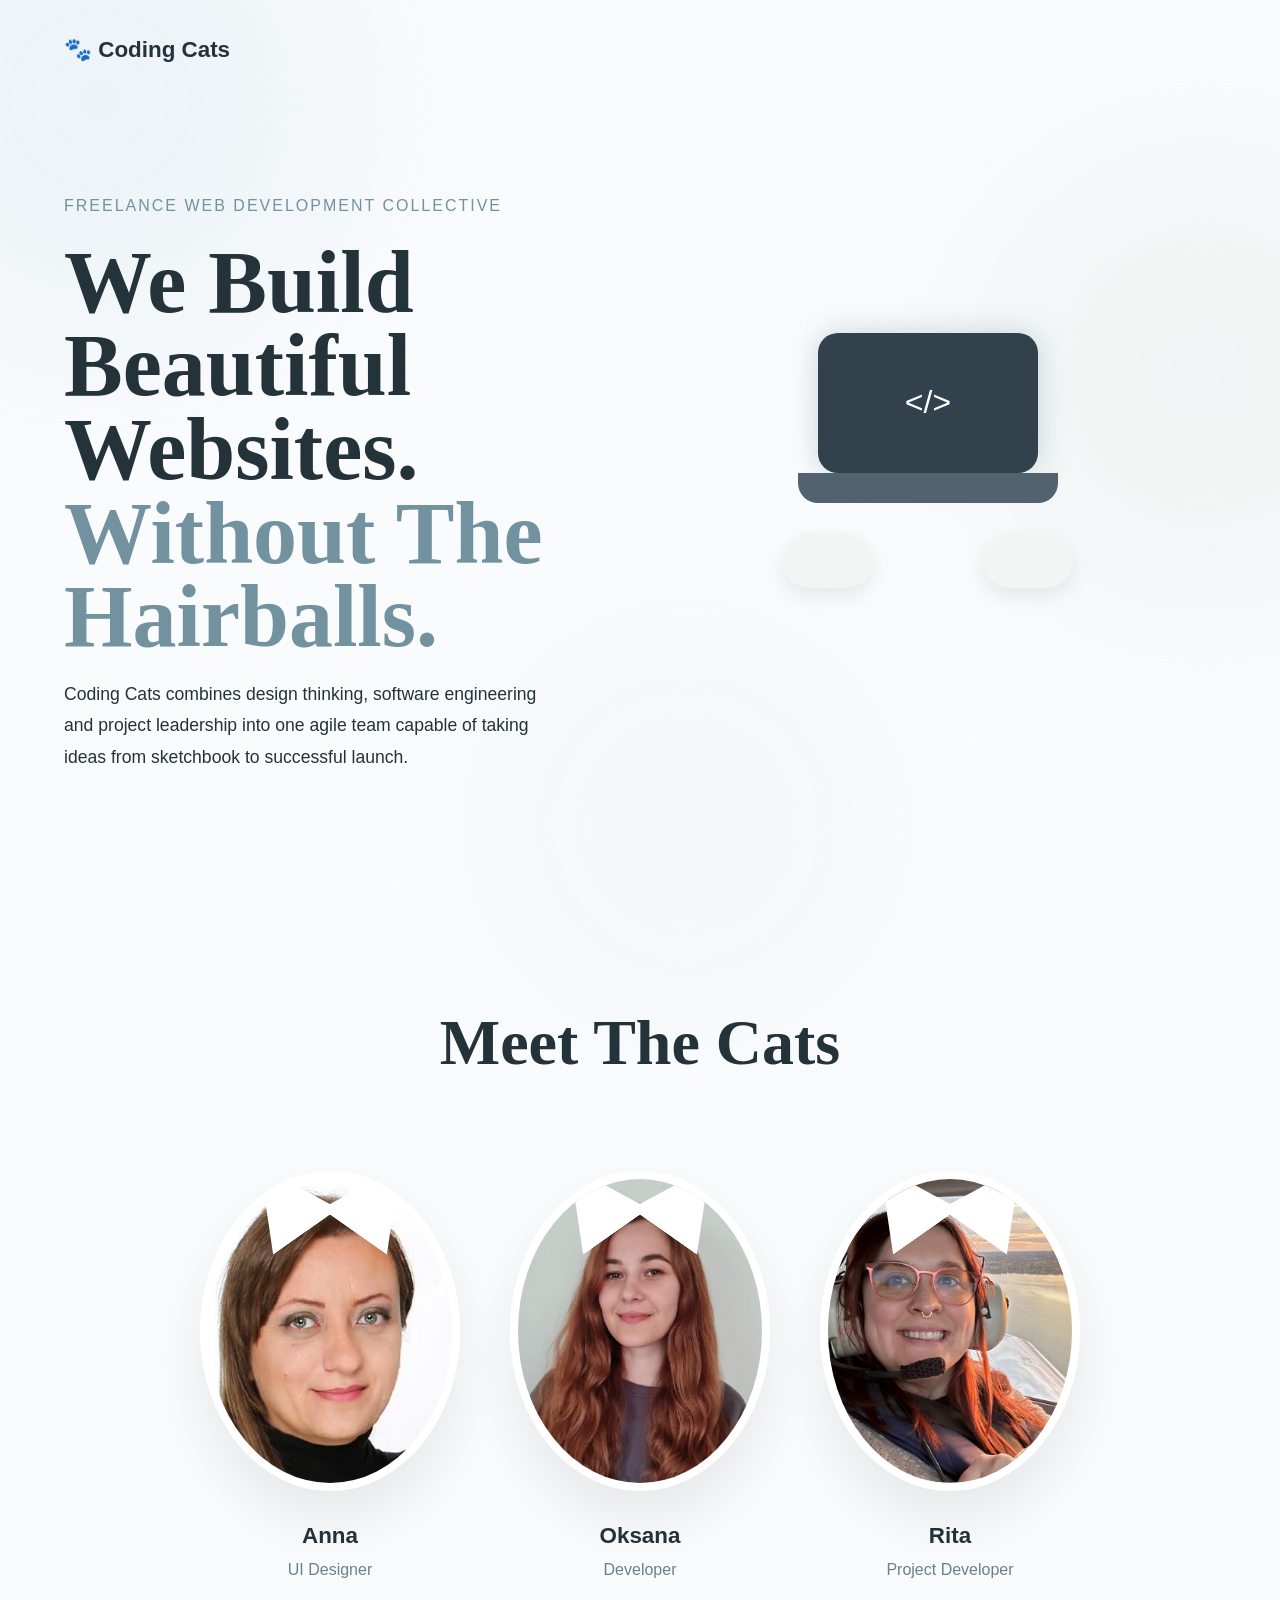
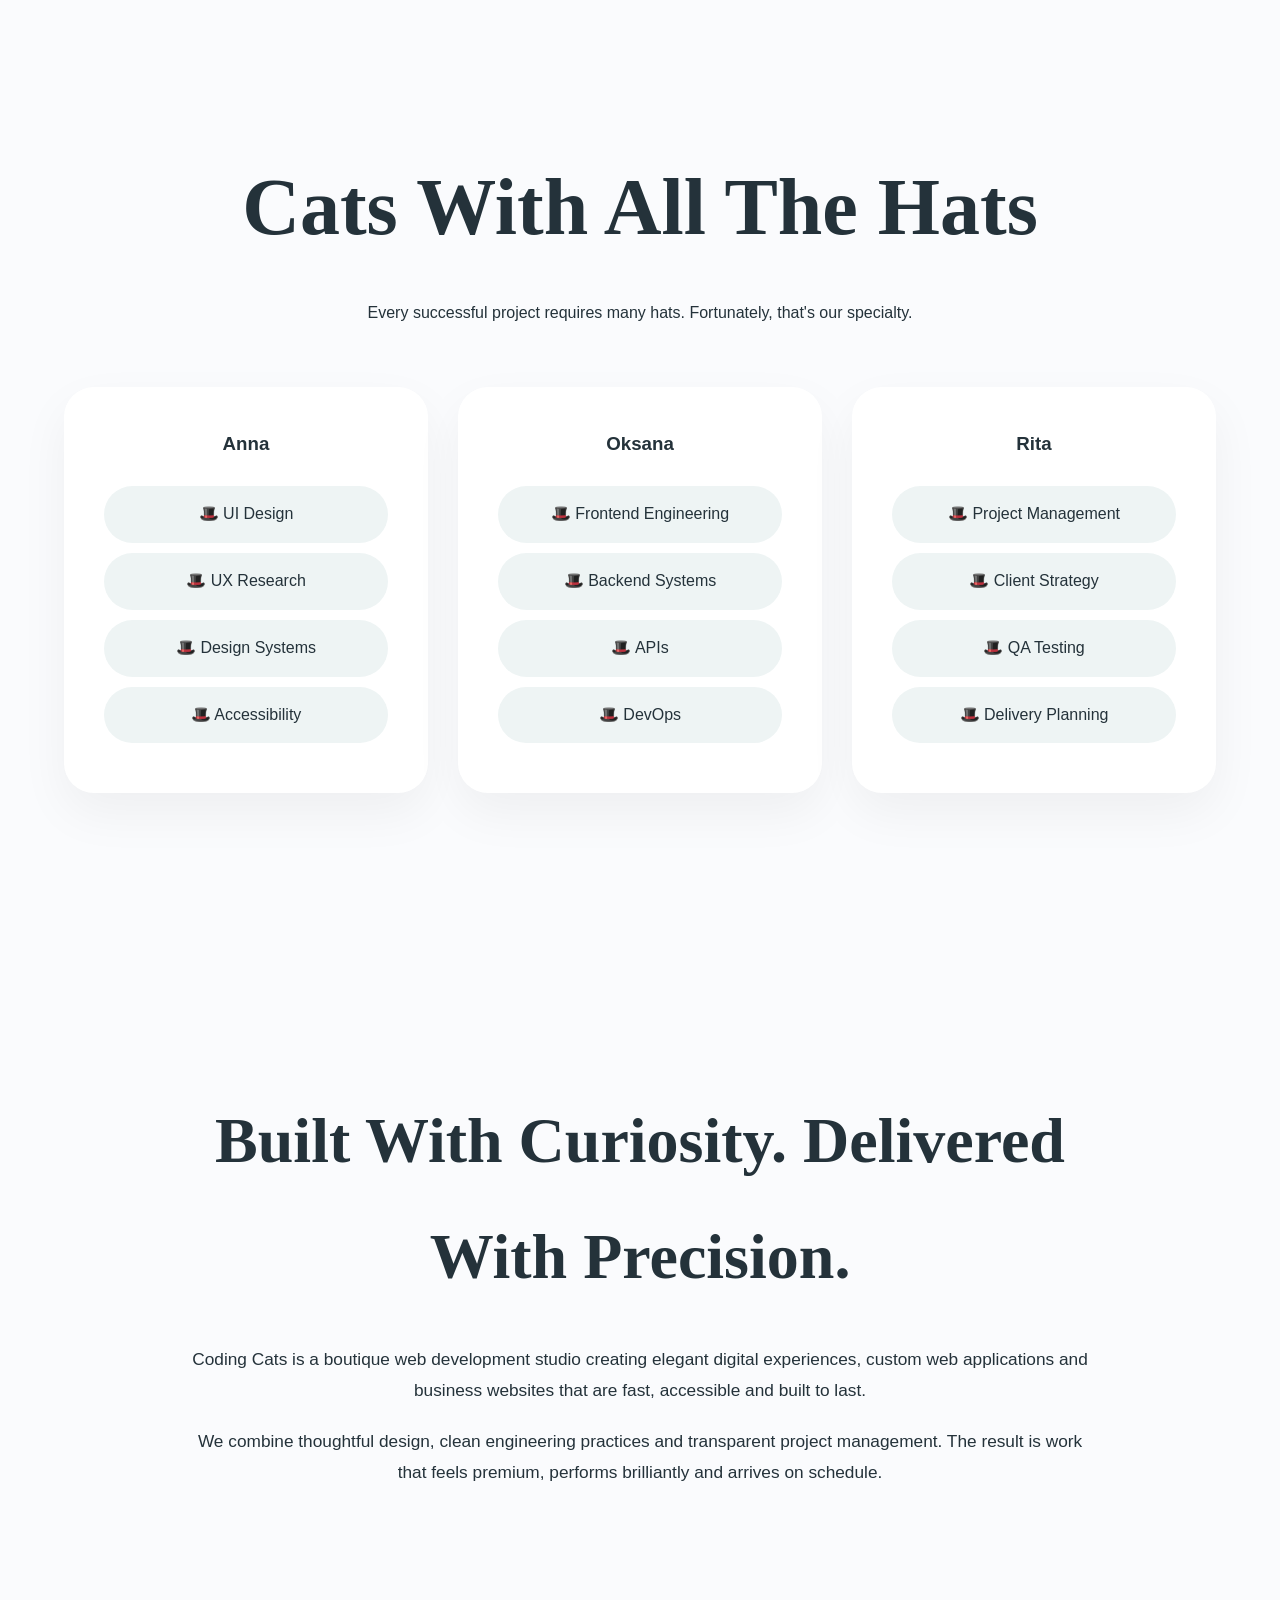
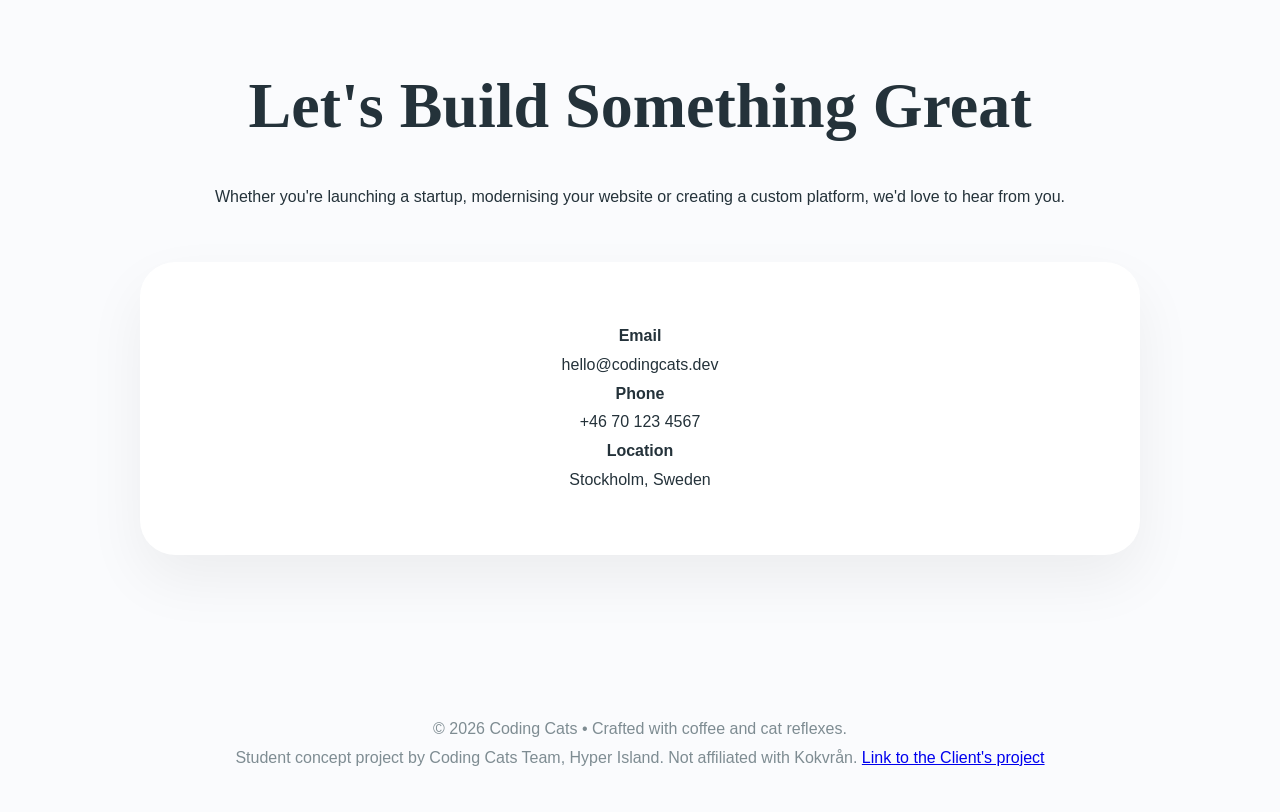
<file: coding-cats.html>
<!doctype html>
<html lang="en">
  <head>
    <meta charset="UTF-8" />
    <meta name="viewport" content="width=device-width, initial-scale=1.0" />
    <link rel="stylesheet" href="coding-cats.css" />

    <title>Coding Cats | Cats With All The Hats</title>
  </head>
  <body>
    <div class="watercolor blob1"></div>
    <div class="watercolor blob2"></div>
    <div class="watercolor blob3"></div>

    <header>
      <nav>
        <div class="logo">🐾 Coding Cats</div>

        <ul>
          <!-- <li>#teamTeam</a></li>
            <li><servicesServices</a></li>
            <li><contactContact</a></li> -->
        </ul>
      </nav>
    </header>

    <section class="hero">
      <div class="hero-copy">
        <p class="eyebrow">Freelance Web Development Collective</p>

        <h1>
          We Build Beautiful Websites.
          <span>Without The Hairballs.</span>
        </h1>

        <p class="hero-text">
          Coding Cats combines design thinking, software engineering and project
          leadership into one agile team capable of taking ideas from sketchbook
          to successful launch.
        </p>
      </div>

      <div class="typing-area">
        <div class="cat-computer">
          <div class="screen">&lt;/&gt;</div>

          <div class="keyboard"></div>

          <div class="paw paw-left"></div>
          <div class="paw paw-right"></div>
        </div>
      </div>
    </section>

    <section id="team" class="team-section">
      <h2>Meet The Cats</h2>

      <div class="team-grid">
        <article class="cat-card">
          <div class="cat-frame">
            <div class="ear ear-left"></div>
            <div class="ear ear-right"></div>

            <img src="images/anna-img.jpg" alt="anna profile image" />
          </div>

          <h3>Anna</h3>
          <p>UI Designer</p>
        </article>

        <article class="cat-card">
          <div class="cat-frame">
            <div class="ear ear-left"></div>
            <div class="ear ear-right"></div>

            <img src="images/oksana-img.jpg" alt="oksana profile image" />
          </div>

          <h3>Oksana</h3>
          <p>Developer</p>
        </article>

        <article class="cat-card">
          <div class="cat-frame">
            <div class="ear ear-left"></div>
            <div class="ear ear-right"></div>

            <img src="images/rita-img.jpg" alt="rita profile image" />
          </div>

          <h3>Rita</h3>
          <p>Project Developer</p>
        </article>
      </div>
    </section>

    <section id="services" class="hats-section">
      <h2>Cats With All The Hats</h2>

      <p class="subtitle">
        Every successful project requires many hats. Fortunately, that's our
        specialty.
      </p>

      <div class="hats-grid">
        <div class="hat-panel">
          <h3>Anna</h3>

          <span class="hat">🎩 UI Design</span>
          <span class="hat">🎩 UX Research</span>
          <span class="hat">🎩 Design Systems</span>
          <span class="hat">🎩 Accessibility</span>
        </div>

        <div class="hat-panel">
          <h3>Oksana</h3>

          <span class="hat">🎩 Frontend Engineering</span>
          <span class="hat">🎩 Backend Systems</span>
          <span class="hat">🎩 APIs</span>
          <span class="hat">🎩 DevOps</span>
        </div>

        <div class="hat-panel">
          <h3>Rita</h3>

          <span class="hat">🎩 Project Management</span>
          <span class="hat">🎩 Client Strategy</span>
          <span class="hat">🎩 QA Testing</span>
          <span class="hat">🎩 Delivery Planning</span>
        </div>
      </div>
    </section>

    <section class="about">
      <div class="container">
        <h2>Built With Curiosity. Delivered With Precision.</h2>

        <p>
          Coding Cats is a boutique web development studio creating elegant
          digital experiences, custom web applications and business websites
          that are fast, accessible and built to last.
        </p>

        <p>
          We combine thoughtful design, clean engineering practices and
          transparent project management. The result is work that feels premium,
          performs brilliantly and arrives on schedule.
        </p>
      </div>
    </section>

    <section id="contact" class="contact">
      <h2>Let's Build Something Great</h2>

      <p>
        Whether you're launching a startup, modernising your website or creating
        a custom platform, we'd love to hear from you.
      </p>

      <div class="contact-card">
        <p>
          <strong>Email</strong><br />
          hello@codingcats.dev
        </p>

        <p>
          <strong>Phone</strong><br />
          +46 70 123 4567
        </p>

        <p>
          <strong>Location</strong><br />
          Stockholm, Sweden
        </p>
      </div>
    </section>

    <footer>
      © 2026 Coding Cats • Crafted with coffee and cat reflexes.
      <p class="footer-note">
        Student concept project by Coding Cats Team, Hyper Island. Not
        affiliated with Kokvrån.
        <a href="index.html" class="team-link">Link to the Client's project</a>
      </p>
    </footer>
  </body>
</html>
</file>
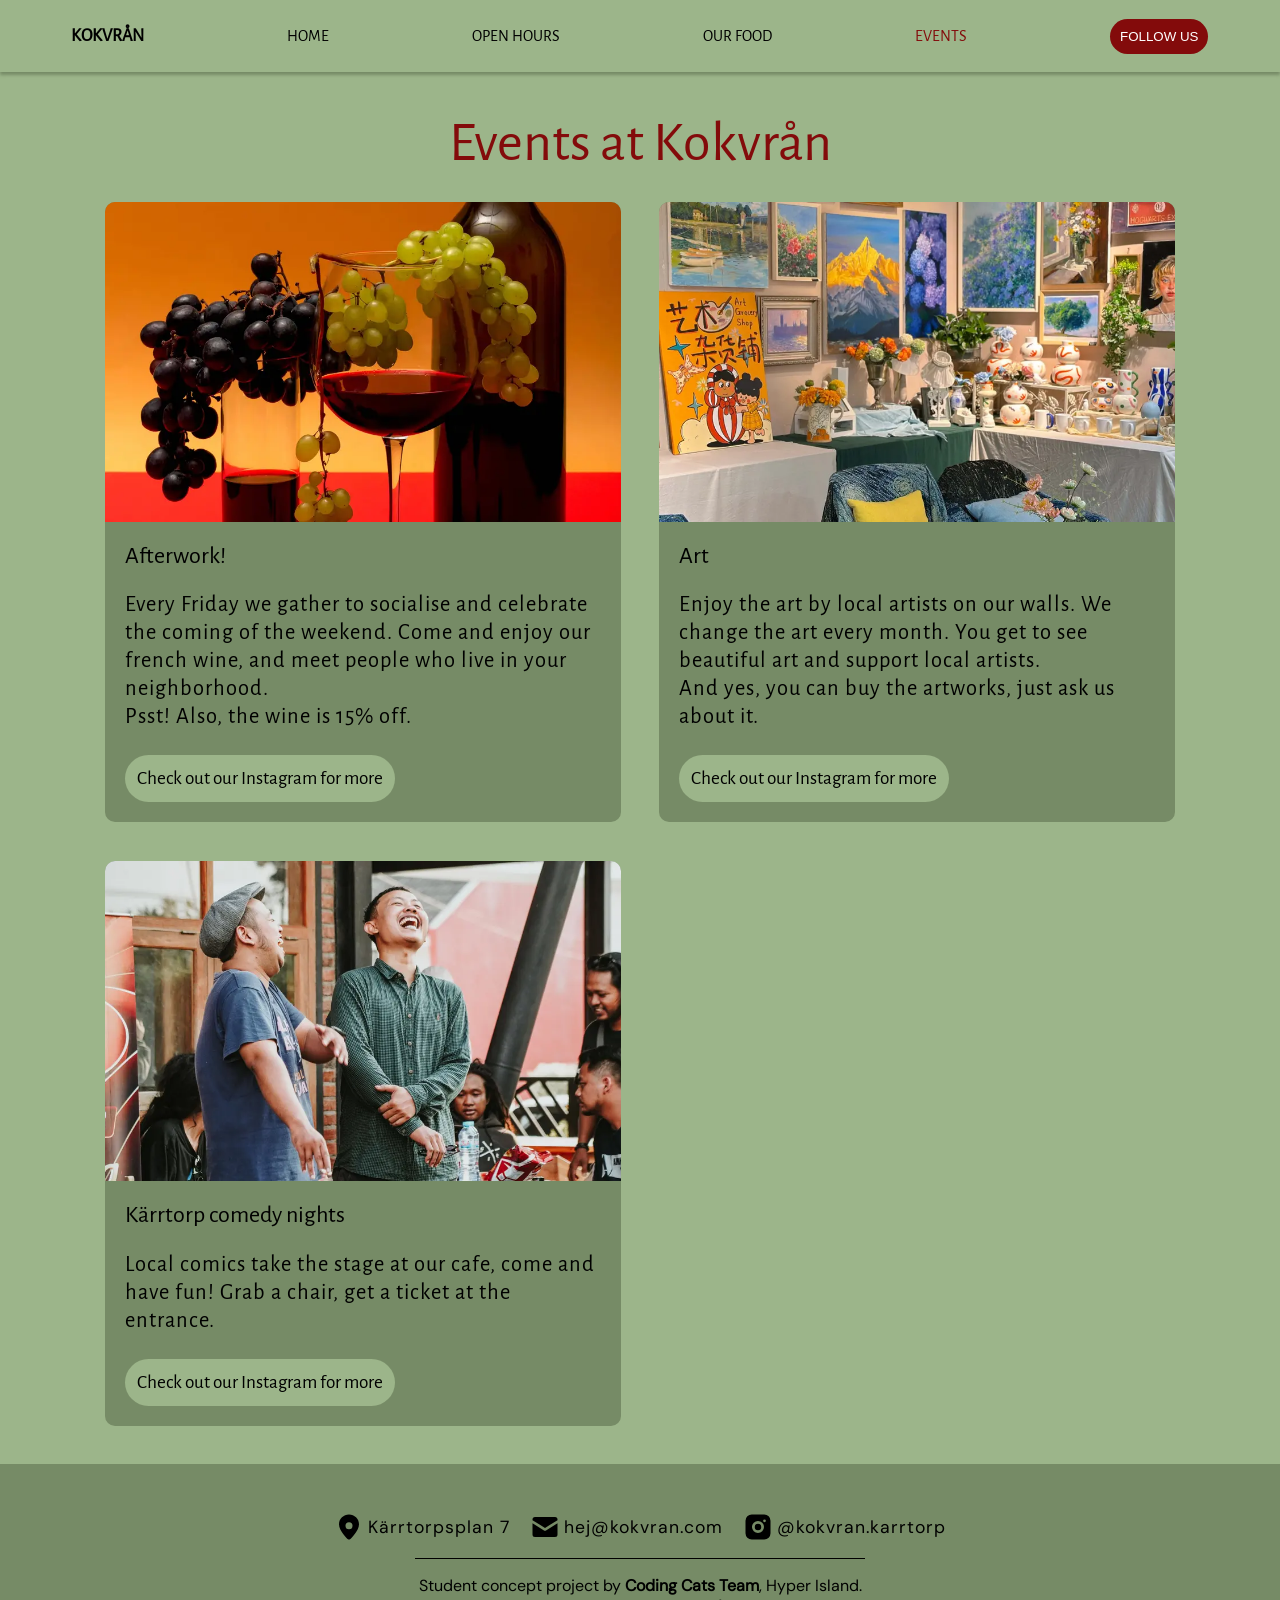
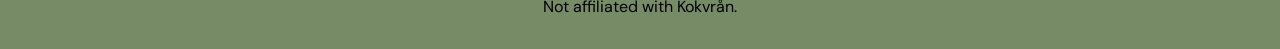
<file: events.html>
<!doctype html>
<html lang="en">
  <head>
    <meta charset="UTF-8" />
    <meta name="viewport" content="width=device-width, initial-scale=1.0" />
    <meta name="robots" content="noindex" />
    <link rel="stylesheet" href="styles.css" />
    <link rel="icon" type="image/x-icon" href="images/coffee.svg" />
    <title>Events at Kokvran</title>
  </head>
  <body>
    <!-- Mobile Nav bar  -->
    <nav id="mobile-nav">
      <img
        class="menu_hamburger"
        id="menu_hamburger"
        src="images/hamburger_menu.svg"
        alt="hamburger menu icon"
      />
      <div class="mobile-nav-container" id="mobile-nav-container">
        <button id="close">
          <img src="images/close.svg" alt="a close icon" />
        </button>
        <a href="index.html">HOME</a>
        <hr />
        <a id="open_hours" href="index.html#openinghours-anchor-link"
          >OPEN HOURS</a
        >
        <a href="ourfood.html">OUR FOOD</a>
        <a href="events.html">EVENTS</a>
        <a
          class="social-media-link"
          href="https://www.instagram.com/kokvran.karrtorp/"
          target="_blank"
          >INSTAGRAM</a
        >
        <p>
          Kärrtorpsplan 7<br />
          hej@kokvran.com
        </p>
      </div>
    </nav>
    <!-- Mobile Nav bar  -->

    <!-- Desktop Nav bar  -->
    <nav id="desktop-nav">
      <span>Kokvrån</span>
      <a href="index.html">HOME</a>
      <a href="index.html#openinghours-anchor-link">OPEN HOURS</a>
      <a href="ourfood.html">OUR FOOD</a>
      <a href="events.html" class="selected-nav-section">EVENTS</a>
      <button>
        <a href="https://www.instagram.com/kokvran.karrtorp/" target="_blank"
          >FOLLOW US</a
        >
      </button>
    </nav>
    <!-- Desktop Nav bar  -->
    <main class="events-container">
      <div class="section-container">
        <h1>Events at Kokvrån</h1>
        <div class="container">
          <!-- card one -->
          <div class="card">
            <img
              src="images/wine.webp"
              alt="a photo of the wine bottle, grapes and a wine glass with a colorful orange background"
            />
            <h2>Afterwork!</h2>
            <h3>
              Every Friday we gather to socialise and celebrate the coming of
              the weekend. Come and enjoy our french wine, and meet people who
              live in your neighborhood.<br />
              Psst! Also, the wine is 15% off.
            </h3>
            <a
              href="https://www.instagram.com/kokvran.karrtorp/"
              target="_blank"
              >Check out our Instagram for more</a
            >
          </div>
          <!-- card two -->
          <div class="card">
            <img
              src="images/art.webp"
              alt="a photo of the room wall with a lot of artworks on it"
            />
            <h2>Art</h2>
            <h3>
              Enjoy the art by local artists on our walls. We change the art
              every month. You get to see beautiful art and support local
              artists.
              <br />And yes, you can buy the artworks, just ask us about it.
            </h3>
            <a
              href="https://www.instagram.com/kokvran.karrtorp/"
              target="_blank"
              >Check out our Instagram for more</a
            >
          </div>
          <!-- card three -->
          <div class="card">
            <img src="images/comedy.webp" alt="a photo of a man laughing" />
            <h2>Kärrtorp comedy nights</h2>
            <h3>
              Local comics take the stage at our cafe, come and have fun! Grab a
              chair, get a ticket at the entrance.
            </h3>
            <a
              href="https://www.instagram.com/kokvran.karrtorp/"
              target="_blank"
              >Check out our Instagram for more</a
            >
          </div>
        </div>
      </div>
    </main>
    <div class="top" id="backToTop">
      <a aria-label="Go to the top of the page" class="btn">&#8593;</a>
    </div>
    <footer>
      <div class="section-container">
        <ul class="social-group">
          <li>
            <a
              class="contact"
              href="https://www.google.com/maps/search/?api=1&query=K%C3%A4rrtorpsplan+7+Stockholm"
              target="_blank"
              rel="noopener noreferrer"
            >
              <svg
                class="contact__icon"
                viewBox="0 0 24 24"
                aria-hidden="true"
                focusable="false"
              >
                <path
                  d="M12 2C7.6 2 4 5.4 4 9.7c0 5.2 6.2 11.2 7.2 12.1.5.4 1.1.4 1.6 0C13.8 20.9 20 14.9 20 9.7 20 5.4 16.4 2 12 2Zm0 6.2a2.8 2.8 0 1 1 0 5.6 2.8 2.8 0 0 1 0-5.6Z"
                />
              </svg>
              <span class="text">Kärrtorpsplan 7</span>
            </a>
          </li>

          <li>
            <a class="contact" href="mailto:hej@kokvran.com">
              <svg
                class="contact__icon"
                viewBox="0 0 24 24"
                aria-hidden="true"
                focusable="false"
              >
                <path
                  d="M4 4h16a2 2 0 0 1 2 2v.5l-10 6.2L2 6.5V6a2 2 0 0 1 2-2Zm18 5-9.5 5.9a1 1 0 0 1-1 0L2 9v9a2 2 0 0 0 2 2h16a2 2 0 0 0 2-2V9Z"
                />
              </svg>
              <span class="text">hej@kokvran.com</span>
            </a>
          </li>

          <li>
            <a
              class="contact"
              href="https://www.instagram.com/kokvran.karrtorp"
              target="_blank"
              rel="noopener noreferrer"
            >
              <svg
                class="contact__icon"
                viewBox="0 0 24 24"
                aria-hidden="true"
                focusable="false"
              >
                <path
                  fill-rule="evenodd"
                  d="M7 2h10a5 5 0 0 1 5 5v10a5 5 0 0 1-5 5H7a5 5 0 0 1-5-5V7a5 5 0 0 1 5-5Zm5 5.2a4.8 4.8 0 1 0 0 9.6 4.8 4.8 0 0 0 0-9.6Zm0 2.2a2.6 2.6 0 1 1 0 5.2 2.6 2.6 0 0 1 0-5.2Zm5.2-3.5a1.1 1.1 0 1 0 0 2.2 1.1 1.1 0 0 0 0-2.2Z"
                />
              </svg>
              <span class="text">@kokvran.karrtorp</span>
            </a>
          </li>
        </ul>
        <p class="footer-note">
          Student concept project by
          <a href="coding-cats.html" class="team-link">Coding Cats Team</a>,
          Hyper Island. Not affiliated with Kokvrån.
        </p>
      </div>
    </footer>
    <script src="script.js"></script>
  </body>
</html>
</file>
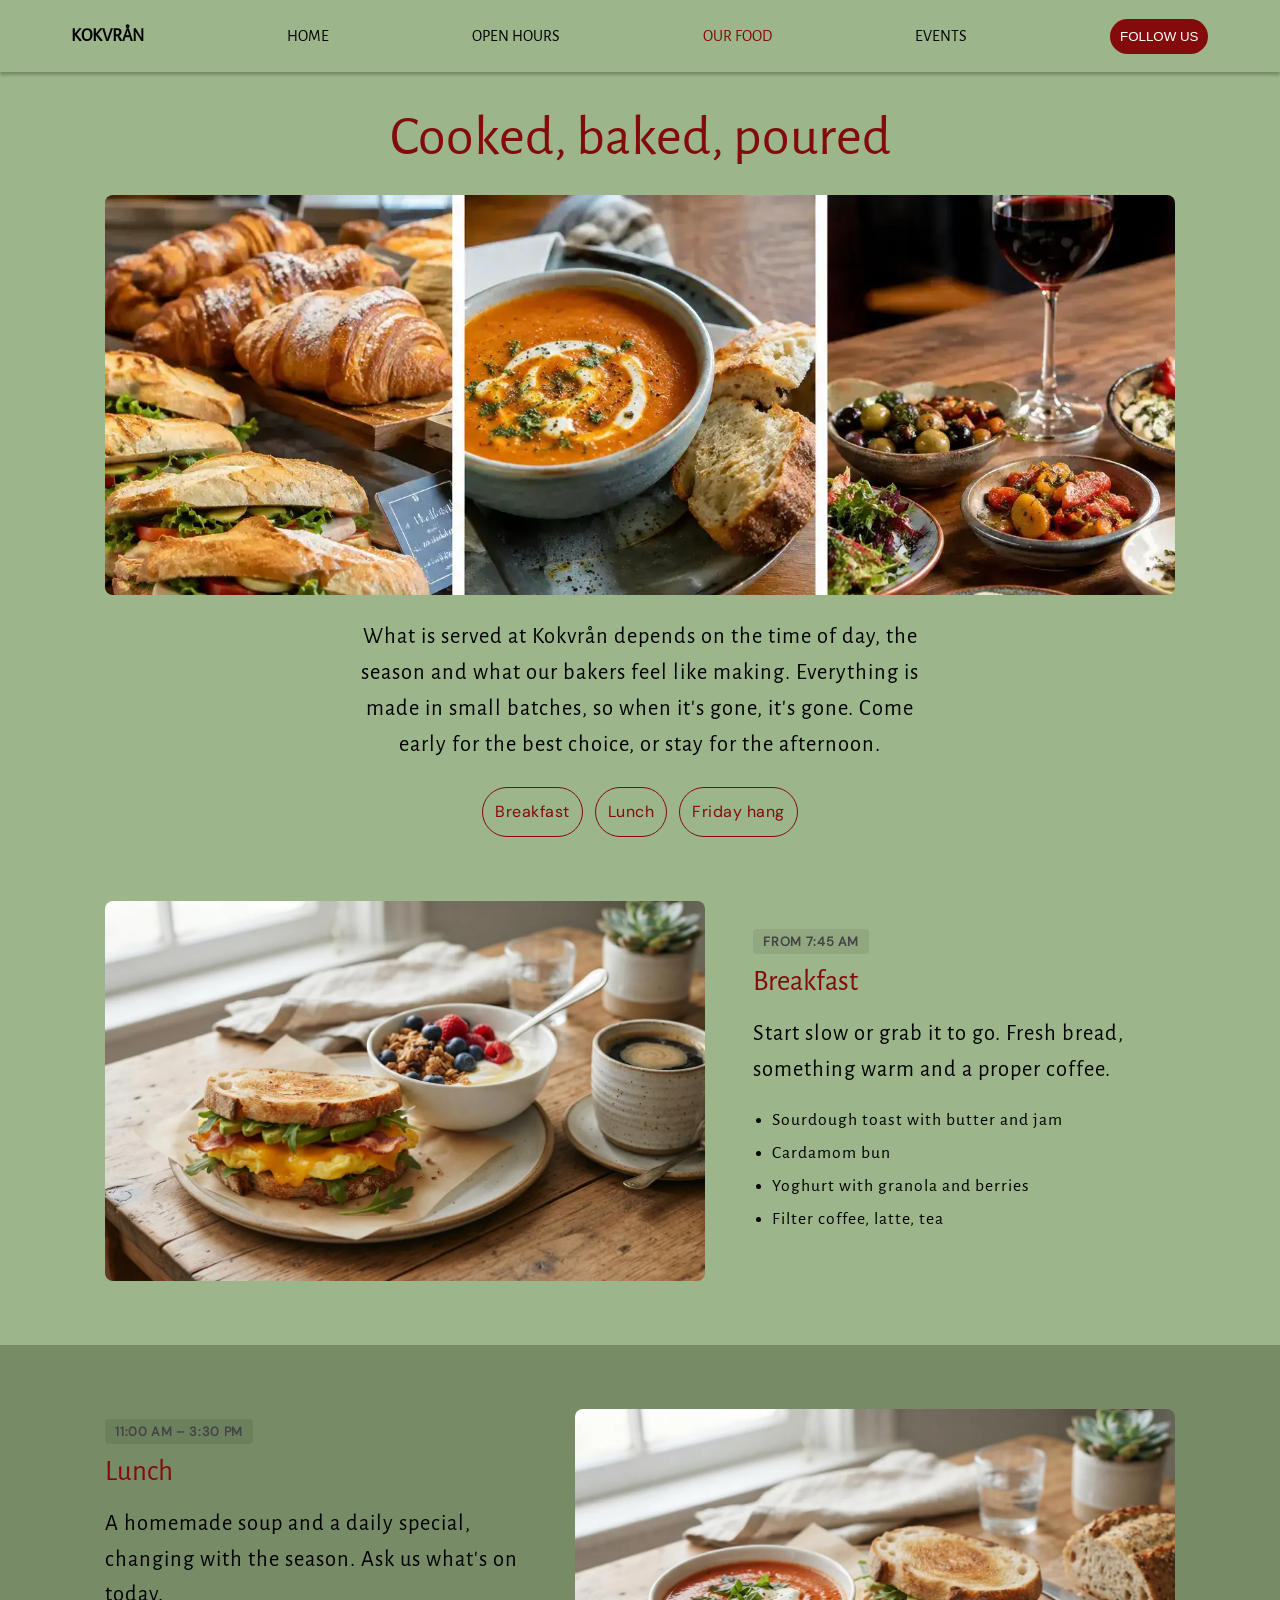
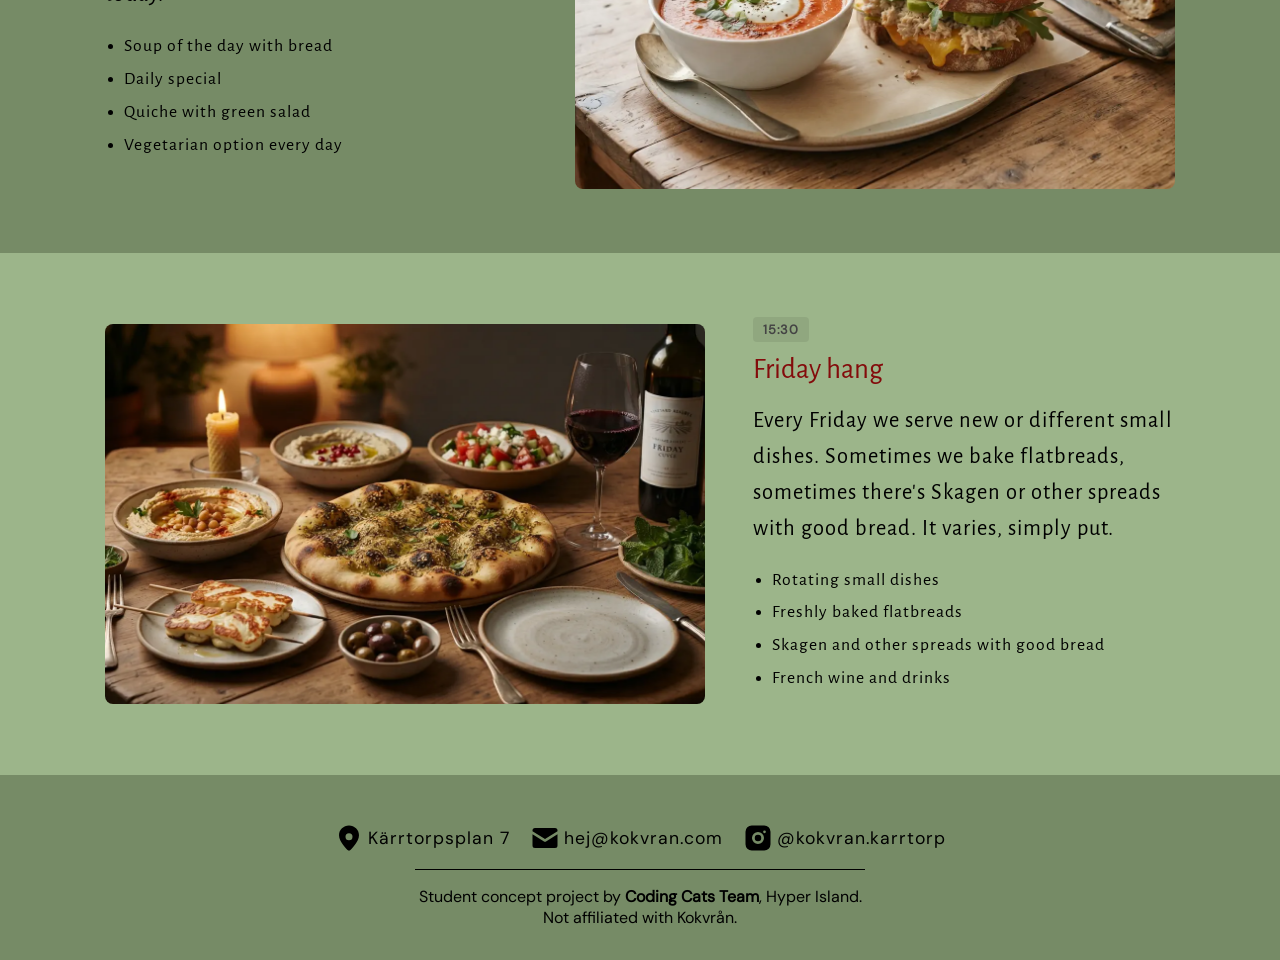
<file: ourfood.html>
<!doctype html>
<html lang="en">
  <head>
    <meta charset="UTF-8" />
    <meta name="viewport" content="width=device-width, initial-scale=1.0" />
    <meta name="robots" content="noindex" />
    <link rel="stylesheet" href="styles.css" />
    <link rel="stylesheet" href="styles/our-food.css" />
    <link rel="icon" type="image/x-icon" href="images/coffee.svg" />
    <title>Our food</title>
  </head>
  <body>
    <!-- Mobile Nav bar  -->
    <nav id="mobile-nav">
      <img
        class="menu_hamburger"
        id="menu_hamburger"
        src="images/hamburger_menu.svg"
        alt="hamburger menu icon"
      />
      <div class="mobile-nav-container" id="mobile-nav-container">
        <button id="close">
          <img src="images/close.svg" alt="a close icon" />
        </button>
        <a href="index.html">HOME</a>
        <hr />
        <a id="open_hours" href="index.html#openinghours-anchor-link"
          >OPEN HOURS</a
        >
        <a href="ourfood.html">OUR FOOD</a>
        <a href="events.html">EVENTS</a>
        <a
          class="social-media-link"
          href="https://www.instagram.com/kokvran.karrtorp/"
          target="_blank"
          >INSTAGRAM</a
        >
        <p>
          Kärrtorpsplan 7<br />
          hej@kokvran.com
        </p>
      </div>
    </nav>
    <!-- Mobile Nav bar  -->

    <!-- Desktop Nav bar  -->
    <nav id="desktop-nav">
      <span>Kokvrån</span>
      <a href="index.html">HOME</a>
      <a href="index.html#openinghours-anchor-link">OPEN HOURS</a>
      <a href="ourfood.html" class="selected-nav-section">OUR FOOD</a>
      <a href="events.html">EVENTS</a>
      <button>
        <a href="https://www.instagram.com/kokvran.karrtorp/" target="_blank"
          >FOLLOW US</a
        >
      </button>
    </nav>
    <!-- Desktop Nav bar  -->

    <main class="food">
      <header class="food-intro section-container">
        <h1>Cooked, baked, poured</h1>
        <img
          class="food-intro__img"
          src="images/food-1.webp"
          alt="Fresh pastries and coffee on a table at Kokvrån"
        />
        <p class="text">
          What is served at Kokvrån depends on the time of day, the season and
          what our bakers feel like making. Everything is made in small batches,
          so when it's gone, it's gone. Come early for the best choice, or stay
          for the afternoon.
        </p>

        <ul class="food-jump">
          <li><a class="btn btn--secondary" href="#breakfast">Breakfast</a></li>
          <li><a class="btn btn--secondary" href="#lunch">Lunch</a></li>
          <li>
            <a class="btn btn--secondary" href="#friday-hang">Friday hang</a>
          </li>
        </ul>
      </header>
      <section id="breakfast" class="food-section">
        <div class="section-container food-section__inner">
          <img
            src="images/food-breakfast.webp"
            alt="Breakfast plate with bread, eggs and coffee"
          />
          <div class="food-section__body">
            <span class="food-time">From 7:45 AM</span>
            <h2>Breakfast</h2>
            <p class="text">
              Start slow or grab it to go. Fresh bread, something warm and a
              proper coffee.
            </p>
            <ul class="food-list text">
              <li>Sourdough toast with butter and jam</li>
              <li>Cardamom bun</li>
              <li>Yoghurt with granola and berries</li>
              <li>Filter coffee, latte, tea</li>
            </ul>
          </div>
        </div>
      </section>
      <section id="lunch" class="food-section food-section--dark">
        <div class="section-container food-section__inner">
          <img
            src="images/food-lunch.webp"
            alt="Bowl of soup with bread on a wooden table"
          />
          <div class="food-section__body">
            <span class="food-time">11:00 AM – 3:30 PM</span>
            <h2>Lunch</h2>
            <p class="text">
              A homemade soup and a daily special, changing with the season. Ask
              us what's on today.
            </p>
            <ul class="food-list text">
              <li>Soup of the day with bread</li>
              <li>Daily special</li>
              <li>Quiche with green salad</li>
              <li>Vegetarian option every day</li>
            </ul>
          </div>
        </div>
      </section>
      <section id="friday-hang" class="food-section">
        <div class="section-container food-section__inner">
          <img
            src="images/food-friday.webp"
            alt="Flatbread and small dishes on a Friday evening"
          />
          <div class="food-section__body">
            <span class="food-time">15:30</span>
            <h2>Friday hang</h2>
            <p class="text">
              Every Friday we serve new or different small dishes. Sometimes we
              bake flatbreads, sometimes there's Skagen or other spreads with
              good bread. It varies, simply put.
            </p>
            <ul class="food-list text">
              <li>Rotating small dishes</li>
              <li>Freshly baked flatbreads</li>
              <li>Skagen and other spreads with good bread</li>
              <li>French wine and drinks</li>
            </ul>
          </div>
        </div>
      </section>
    </main>
    <div class="top" id="backToTop">
      <a aria-label="Go to the top of the page" class="btn">&#8593;</a>
    </div>
    <footer>
      <div class="section-container">
        <ul class="social-group">
          <li>
            <a
              class="contact"
              href="https://www.google.com/maps/search/?api=1&query=K%C3%A4rrtorpsplan+7+Stockholm"
              target="_blank"
              rel="noopener noreferrer"
            >
              <svg
                class="contact__icon"
                viewBox="0 0 24 24"
                aria-hidden="true"
                focusable="false"
              >
                <path
                  d="M12 2C7.6 2 4 5.4 4 9.7c0 5.2 6.2 11.2 7.2 12.1.5.4 1.1.4 1.6 0C13.8 20.9 20 14.9 20 9.7 20 5.4 16.4 2 12 2Zm0 6.2a2.8 2.8 0 1 1 0 5.6 2.8 2.8 0 0 1 0-5.6Z"
                />
              </svg>
              <span class="text">Kärrtorpsplan 7</span>
            </a>
          </li>

          <li>
            <a class="contact" href="mailto:hej@kokvran.com">
              <svg
                class="contact__icon"
                viewBox="0 0 24 24"
                aria-hidden="true"
                focusable="false"
              >
                <path
                  d="M4 4h16a2 2 0 0 1 2 2v.5l-10 6.2L2 6.5V6a2 2 0 0 1 2-2Zm18 5-9.5 5.9a1 1 0 0 1-1 0L2 9v9a2 2 0 0 0 2 2h16a2 2 0 0 0 2-2V9Z"
                />
              </svg>
              <span class="text">hej@kokvran.com</span>
            </a>
          </li>

          <li>
            <a
              class="contact"
              href="https://www.instagram.com/kokvran.karrtorp"
              target="_blank"
              rel="noopener noreferrer"
            >
              <svg
                class="contact__icon"
                viewBox="0 0 24 24"
                aria-hidden="true"
                focusable="false"
              >
                <path
                  fill-rule="evenodd"
                  d="M7 2h10a5 5 0 0 1 5 5v10a5 5 0 0 1-5 5H7a5 5 0 0 1-5-5V7a5 5 0 0 1 5-5Zm5 5.2a4.8 4.8 0 1 0 0 9.6 4.8 4.8 0 0 0 0-9.6Zm0 2.2a2.6 2.6 0 1 1 0 5.2 2.6 2.6 0 0 1 0-5.2Zm5.2-3.5a1.1 1.1 0 1 0 0 2.2 1.1 1.1 0 0 0 0-2.2Z"
                />
              </svg>
              <span class="text">@kokvran.karrtorp</span>
            </a>
          </li>
        </ul>
     <p class="footer-note">
          Student concept project by
          <a href="coding-cats.html" class="team-link">Coding Cats Team</a>,
          Hyper Island. Not affiliated with Kokvrån.
        </p>
      </div>
    </footer>
    <script src="script.js"></script>
  </body>
</html>
</file>
<file: coding-cats.css>
:root{

--snow:#fafbfd;
--mist:#eef4f4;
--fjord:#7392a0;
--storm:#52636f;
--sage:#cad7cf;
--stone:#dde7e6;
--ink:#24323a;

}

*{
margin:0;
padding:0;
box-sizing:border-box;
}

html{
scroll-behavior:smooth;
}

body{
font-family:"Inter",sans-serif;
background:var(--snow);
color:var(--ink);
overflow-x:hidden;
line-height:1.8;
}

/* WATERCOLOUR */

.watercolor{
position:fixed;
border-radius:50%;
filter:blur(90px);
opacity:.35;
z-index:-1;
animation:floatBlob 15s ease-in-out infinite;
}

.blob1{
width:500px;
height:500px;
background:#d8e7ee;
left:-150px;
top:-150px;
}

.blob2{
width:450px;
height:450px;
background:#dfe8e2;
right:-150px;
top:150px;
}

.blob3{
width:350px;
height:350px;
background:#e9edf1;
left:40%;
bottom:-100px;
}

@keyframes floatBlob{

50%{
transform:translateY(-30px);
}

}

/* NAV */

nav{
width:min(1200px,90%);
margin:auto;
display:flex;
justify-content:space-between;
align-items:center;
padding:30px 0;
}

.logo{
font-size:1.4rem;
font-weight:700;
}

nav ul{
display:flex;
gap:30px;
list-style:none;
}

nav a{
text-decoration:none;
color:var(--ink);
}

/* HERO */

.hero{
min-height:85vh;
display:grid;
grid-template-columns:1fr 1fr;
align-items:center;
width:min(1200px,90%);
margin:auto;
}

.eyebrow{
letter-spacing:2px;
text-transform:uppercase;
color:var(--fjord);
margin-bottom:20px;
}

.hero h1{
font-family:"Cormorant Garamond",serif;
font-size:5.5rem;
line-height:.95;
font-weight:700;
margin-bottom:20px;
}

.hero h1 span{
display:block;
color:var(--fjord);
}

.hero-text{
max-width:500px;
font-size:1.1rem;
}

/* COMPUTER */

.typing-area{
display:flex;
justify-content:center;
}

.cat-computer{
position:relative;
width:350px;
height:300px;
}

.screen{
width:220px;
height:140px;
margin:auto;
border-radius:20px;
background:#31424c;
color:white;
font-size:2rem;
display:flex;
align-items:center;
justify-content:center;
box-shadow:0 0 30px rgba(115,146,160,.35);
}

.keyboard{
width:260px;
height:30px;
margin:auto;
background:#52636f;
border-radius:0 0 20px 20px;
}

.paw{
position:absolute;
width:90px;
height:55px;
background:#f3f5f5;
border-radius:40px;
bottom:45px;
box-shadow:0 8px 20px rgba(0,0,0,.08);
}

.paw-left{
left:30px;
animation:typeLeft .35s infinite alternate;
}

.paw-right{
right:30px;
animation:typeRight .35s infinite alternate;
}

@keyframes typeLeft{
from{
transform:rotate(-10deg);
}
to{
transform:rotate(10deg) translateY(-15px);
}
}

@keyframes typeRight{
from{
transform:rotate(10deg);
}
to{
transform:rotate(-10deg) translateY(-15px);
}
}

/* TEAM */

.team-section{
width:min(1200px,90%);
margin:120px auto;
text-align:center;
}

.team-section h2{
font-family:"Cormorant Garamond",serif;
font-size:4rem;
margin-bottom:70px;
}

.team-grid{
display:flex;
justify-content:center;
gap:50px;
flex-wrap:wrap;
}

.cat-card{
animation:floatCat 6s ease-in-out infinite;
}

.cat-card:nth-child(2){
animation-delay:1s;
}

.cat-card:nth-child(3){
animation-delay:2s;
}

@keyframes floatCat{

50%{
transform:translateY(-12px);
}

}

.cat-frame{
position:relative;
width:260px;
height:320px;
border-radius:50%;
overflow:hidden;
border:8px solid white;
box-shadow:0 30px 60px rgba(0,0,0,.08);
}

.cat-frame img{
width:100%;
height:100%;
object-fit:cover;
}

.ear{
position:absolute;
width:80px;
height:80px;
background:white;
top:-20px;
z-index:2;
}

.ear-left{
left:35px;
transform:rotate(-35deg);
clip-path:polygon(50% 0%, 0% 100%, 100% 100%);
}

.ear-right{
right:35px;
transform:rotate(35deg);
clip-path:polygon(50% 0%, 0% 100%, 100% 100%);
}

.cat-card h3{
margin-top:25px;
font-size:1.4rem;
}

.cat-card p{
color:#68818c;
}

/* HATS */

.hats-section{
width:min(1200px,90%);
margin:150px auto;
text-align:center;
}

.hats-section h2{
font-family:"Cormorant Garamond",serif;
font-size:5rem;
}

.subtitle{
margin:20px auto 60px;
max-width:700px;
}

.hats-grid{
display:grid;
grid-template-columns:repeat(auto-fit,minmax(250px,1fr));
gap:30px;
}

.hat-panel{
background:white;
padding:40px;
border-radius:30px;
box-shadow:0 20px 50px rgba(0,0,0,.05);
}

.hat-panel h3{
margin-bottom:25px;
}

.hat{
display:block;
padding:14px;
margin:10px 0;
background:var(--mist);
border-radius:50px;
transition:.3s;
}

.hat:hover{
transform:translateY(-4px);
background:#dcecf1;
}

/* ABOUT */

.about{
padding:140px 0;
text-align:center;
}

.container{
width:min(900px,90%);
margin:auto;
}

.about h2{
font-family:"Cormorant Garamond",serif;
font-size:4rem;
margin-bottom:30px;
}

.about p{
margin-bottom:20px;
font-size:1.08rem;
}

/* CONTACT */

.contact{
width:min(1000px,90%);
margin:0 auto 120px;
text-align:center;
}

.contact h2{
font-family:"Cormorant Garamond",serif;
font-size:4rem;
margin-bottom:20px;
}

.contact-card{
margin-top:50px;
background:white;
padding:60px;
border-radius:35px;
box-shadow:0 25px 60px rgba(0,0,0,.06);
}

footer{
text-align:center;
padding:40px;
color:#7e8c92;
}

@media(max-width:900px){

.hero{
grid-template-columns:1fr;
gap:50px;
text-align:center;
}

.hero h1{
font-size:4rem;
}

.hero-text{
margin:auto;
}

.hats-section h2{
font-size:3rem;
}

.about h2,
.contact h2{
font-size:3rem;
}

}
</file>
<file: styles.css>
:root {
  --background-green: #9cb58a;
  --kokvran-red: #830b0b;
  --text: #000000;

  --max-width: 1100px;

  --font-heading: "Alegreya Sans", sans-serif;
  --font-heading-weight: 400;
  --font-heading-style: normal;

  --font-header: "DM Sans", sans-serif;
  --font-header-weight: 400;
  --font-header-style: normal;
}

@font-face {
  font-family: "DM Sans";
  src: url("fonts/DMSans-Regular.ttf") format("truetype");
  font-weight: 400;
  font-style: normal;
  font-display: swap;
}

@font-face {
  font-family: "Alegreya Sans";
  src: url("fonts/AlegreyaSans-Regular.ttf") format("truetype");
  font-weight: 400;
  font-style: normal;
  font-display: swap;
}

html {
  scroll-behavior: smooth;
}

* {
  box-sizing: border-box;
}

a {
  text-decoration: none;
  color: inherit;
}

body {
  margin: 0;
  /* padding: 1rem; */
  background: var(--background-green);
  color: var(--text);
}

h1,
h2,
h3,
h4 {
  font-family: var(--font-heading);
  font-weight: var(--font-heading-weight);
  font-style: var(--font-heading-style);
  color: var(--text);
  line-height: 1.2;
}

.btn {
  font-family: "DM Sans";
  font-size: 16px;
  font-weight: 400;
  line-height: 24px;
  letter-spacing: 0.5px;
  background-color: var(--kokvran-red);
  border: 1px solid var(--kokvran-red);
  color: white;
  border-radius: 50px;
  padding: 12px;
}

.btn--secondary {
  background-color: transparent;
}

footer {
  font-size: 0.5rem;
}

.events-container {
  padding: 3vw;
}
.events-container h1 {
  font-size: clamp(2.2rem, 8vw, 3.5rem);
  color: var(--kokvran-red);
  margin: 0 0 1.5rem;
  text-align: center;
}

.card {
  width: 40vw;
  background-color: #768b66;
  width: 40vw;
  border-radius: 10px;
  display: flex;
  flex-direction: column;
  font-family: var(--font-heading);
  padding-bottom: 20px;
}

.card:hover {
  box-shadow: 1px 1px 20px #768b66;
  transform: scale(1.01);
}

.card a {
  border: none;
  font-size: 1.2rem;
  text-decoration: none;
  color: #000000;
  background-color: #9cb58a;
  border-radius: 25px;
  width: fit-content;
  min-width: 20vw;
  padding: 12px;
  margin: 0 20px;
  display: flex;
  flex-direction: row;
}

.card a:hover {
  font-weight: bolder;
  border: 1.5px solid var(--kokvran-red);
  color: var(--kokvran-red);
}

.card h2 {
  margin: 20px 0;
  padding: 0 20px;
}

.card h3 {
  padding: 0 20px;
  margin-top: 0;
  margin-bottom: 25px;
  line-height: 1.25;
  letter-spacing: 1px;
  font-size: 16px;
}

.card img {
  width: 100%;
  margin: 0;
  padding: 0;
  height: 25vw;
  min-height: 200px;
  object-fit: cover;
  border-radius: 10px 10px 0 0;
}

.top {
  position: fixed;
  bottom: 1rem;
  right: 1rem;
  font-size: 70%;
  letter-spacing: 1px;
  padding: 0.2rem 0.2rem;
  z-index: 10;
  opacity: 0;
  visibility: hidden;
  transition:
    opacity 0.3s ease,
    visibility 0.3s ease,
    background-color 0.2s;
  cursor: pointer;
  &.show {
    opacity: 1;
    visibility: visible;
  }
}

.card {
  width: 100%;
  border-radius: 10px;
}

/* Mobile Design */
@media (max-width: 768px) {
  .menu_hamburger {
    width: 9vw;
    margin-right: 10px;
  }

  .container {
    z-index: 60 !important;
    display: grid;
    grid-template-columns: 1fr;
    flex-direction: row;
    gap: 3vw;
    height: fit-content;
    justify-content: space-between;
    width: 100%;
  }
  .card {
    width: 100%;
  }
  h1 {
    font-size: 1.6rem;
  }

  nav {
    display: none;
  }

  #mobile-nav {
    height: 8vh;
    display: flex;
    justify-content: flex-end;
    box-shadow: 0px 3px 3px #768b66;
  }
  .mobile-nav-container {
    z-index: 60 !important;
    font-family: var(--font-heading);
    flex-direction: column;
    display: none;
    padding: 0;
    margin: 0;
    position: absolute;
    height: 100%;
    width: 100%;
    background-color: var(--background-green);
    color: var(--kokvran-red);
    padding-left: 3vw;
    padding-top: 5vw;
  }
  .mobile-nav-container .social-media-link {
    background: var(--kokvran-red);
    border-radius: 20px;
    border: 2px solid var(--kokvran-red);
    color: white;
    font-family: inherit;
    width: fit-content;
    padding: 1vw;
  }
  .mobile-nav-container a {
    margin: 1vw;
  }

  /* close icon */
  .mobile-nav-container #close {
    position: absolute;
    top: 0;
    right: 0;
    border: none;
    background: none;
    font-size: 3vw;
    padding-top: 5vw;
    padding-right: 3vw;
  }

  .mobile-nav-container p {
    color: #000000;
    margin-top: 7vw;
  }
  .mobile-nav-container hr {
    border: 1px solid var(--kokvran-red);
    width: 100%;
  }
}

/* Desktop Design */
@media (min-width: 760px) {
  /* Navigation bar */

  .container {
    display: grid;
    grid-template-columns: 1fr 1fr;
    flex-direction: row;
    gap: 3vw;
    flex-wrap: wrap;
    height: fit-content;
    justify-content: space-between;
  }

  #mobile-nav {
    display: none;
  }

  #desktop-nav {
    font-family: var(--font-heading);
    display: flex;
    flex-direction: row;
    justify-content: space-around;
    align-items: center;
    height: 8vh;
    box-shadow: 0px 3px 3px #768b66;
  }

  #desktop-nav button {
    background-color: var(--kokvran-red);
    border-radius: 20px;
    border-style: none;
    padding: 10px;
    color: white;
  }

  #desktop-nav p {
    padding: 0;
    margin: 0;
  }

  #desktop-nav span {
    font-size: 18px;
    text-transform: uppercase;
    font-weight: 600;
  }
  /* Navigation bar */
}

.selected-nav-section {
  color: var(--kokvran-red);
}

.section-container {
  padding: 0 15px;
}
.text,
.open-hours ul {
  font-family: "Alegreya Sans", sans-serif;
  font-size: 16px;
  font-weight: 400;
  line-height: 1.25;
  letter-spacing: 1px;
}
.open-hours,
.info {
  padding: 3rem 0 2rem;
}
.gallery {
  background: #768b66;
}
.gallery .section-container {
  display: flex;
  flex-direction: column;
  align-items: center;
  gap: 1rem;
}
.gallery .section-container img {
  max-width: 360px;
  width: 100%;
}

.open-hours ul {
  list-style-type: none;
  text-align: center;
  margin: 0;
  padding: 0;
  display: grid;
  grid-template-columns: 1fr;
  gap: 0.2rem;
  margin-bottom: 2rem;
  span {
    margin: 0.2rem auto;
    width: 30px;
    height: 1px;
    background-color: #000;
  }
}

.open-hours img {
  object-fit: cover;
  object-position: center;
  height: 200px;
  width: 100%;
  margin-bottom: -5px;
}

.open-hours {
  padding-bottom: 0;
}

footer {
  background: #768b66;
  padding: 3rem 0 1rem;
  font-family: "DM Sans", sans-serif;
}

.contact {
  display: flex;
  align-items: center;
  gap: 0.3rem;
}

.contact .text {
  font-size: 1.1rem;
  font-family: "DM Sans", sans-serif;
}

.social-group {
  display: flex;
  flex-direction: column;
  gap: 1.2rem;
  margin: 0 auto;
  padding: 0;
  justify-content: center;
  list-style-type: none;
  max-width: fit-content;
  svg {
    width: 30px;
    margin: auto;
    display: block;
    margin: 0;
  }
}

.footer-note {
  border-top: 1px solid black;
  padding-top: 1rem;
  max-width: 450px;
  text-align: center;
  margin-left: auto;
  margin-right: auto;
  font-size: 16px;
}

.team-link{
    color: var(--fjord);
    /* text-decoration: none; */
    font-weight: 600;
    transition: all .3s ease;
    border-bottom: 1px solid transparent;
}

.team-link:hover{
    color: var(--ink);
    border-bottom-color: var(--ink);
}

@media (min-width: 600px) {
  .gallery .section-container {
    display: grid;
    grid-template-columns: repeat(3, 1fr);
    gap: 1rem;
  }
  .text,
  .open-hours ul {
    font-size: 18px;
  }
  .social-group {
    flex-direction: row;
  }
}

@media (min-width: 1024px) {
  .section-container {
    max-width: 1100px;
    margin: 0 auto;
  }
  .text,
  .open-hours ul {
    font-size: 1.4rem;
  }
  .open-hours img {
    height: 300px;
  }
  .gallery .section-container {
    gap: 30px;
  }
  .info {
    padding: 5rem 0 4rem;
  }
  .open-hours {
    padding-top: 5rem;
  }
  .open-hours ul {
    margin-bottom: 4rem;
  }
  .card h3 {
    font-size: 1.4rem;
  }
}

.open {
  display: flex;
}
</file>
<file: styles/our-food.css>
.food-intro {
  padding-top: 2rem;
  padding-bottom: 2.5rem;
  text-align: center;
}

.food-intro h1 {
  font-size: clamp(2.2rem, 8vw, 3.5rem);
  color: var(--kokvran-red);
  margin: 0 0 1.5rem;
}

.food-intro__img {
  display: block;
  width: 100%;
  max-width: 600px;
  height: 220px;
  margin: 0 auto 1.5rem;
  object-fit: cover;
  border-radius: 8px;
}

.food-intro .text {
  max-width: 600px;
  margin: 0 auto 1.5rem;
  line-height: 1.6;
}

.food-jump {
  list-style: none;
  margin: 0;
  padding: 0;
  display: flex;
  flex-wrap: wrap;
  justify-content: center;
  gap: 0.75rem;
}

.food-jump .btn {
  display: inline-block;
  color: var(--kokvran-red);
}

.food-jump .btn:hover,
.food-jump .btn:focus-visible {
  background-color: var(--kokvran-red);
  color: white;
}

.food-section {
  padding: 1.5rem 0;
}

.food-section--dark {
  background: #768b66;
}

.food-section__inner {
  display: flex;
  flex-direction: column;
  gap: 1.5rem;
  align-items: stretch;
}

.food-section__inner img {
  width: 100%;
  height: 220px;
  max-width: 600px;
  object-fit: cover;
  border-radius: 8px;
}

.food-time {
  display: inline-block;
  font-family: "DM Sans", sans-serif;
  font-size: 0.8rem;
  font-weight: 600;
  text-transform: uppercase;
  letter-spacing: 0.05em;
  color: #444;
  background: rgba(0, 0, 0, 0.08);
  border-radius: 4px;
  padding: 0.25rem 0.65rem;
  margin-bottom: 0.5rem;
}

.food-section__body h2 {
  font-size: 1.8rem;
  margin: 0.2rem 0 1rem;
  color: #830b0b;
}

.food-section__body .text {
  margin: 0 0 1.25rem;
  line-height: 1.6;
}

.food-list {
  list-style: disc;
  margin: 0;
  padding-left: 1.2rem;
}

.food-list li {
  margin-bottom: 0.4rem;
  border-bottom: none;
  line-height: 1.5;
}

@media (min-width: 600px) {
  .food-intro__img {
    height: 300px;
  }
  .food-section__inner img {
    height: 300px;
    margin: 0 auto;
  }
}

@media (min-width: 1024px) {
  .food-intro {
    padding-top: 2rem;
    padding-bottom: 0;
  }
  .food-intro__img {
    max-width: 100%;
    height: 400px;
  }

  .food-section {
    padding: 4rem 0;
  }

  .food-section__inner {
    flex-direction: row;
    align-items: center;
    gap: 3rem;
  }

  .food-section__inner > * {
    flex: 1;
  }

  .food-section__inner img {
    height: 380px;
    margin: 0;
  }

  .food-section--dark .food-section__inner {
    flex-direction: row-reverse;
  }

  .food-list li {
    font-size: 1.1rem;
  }
}
</file>
